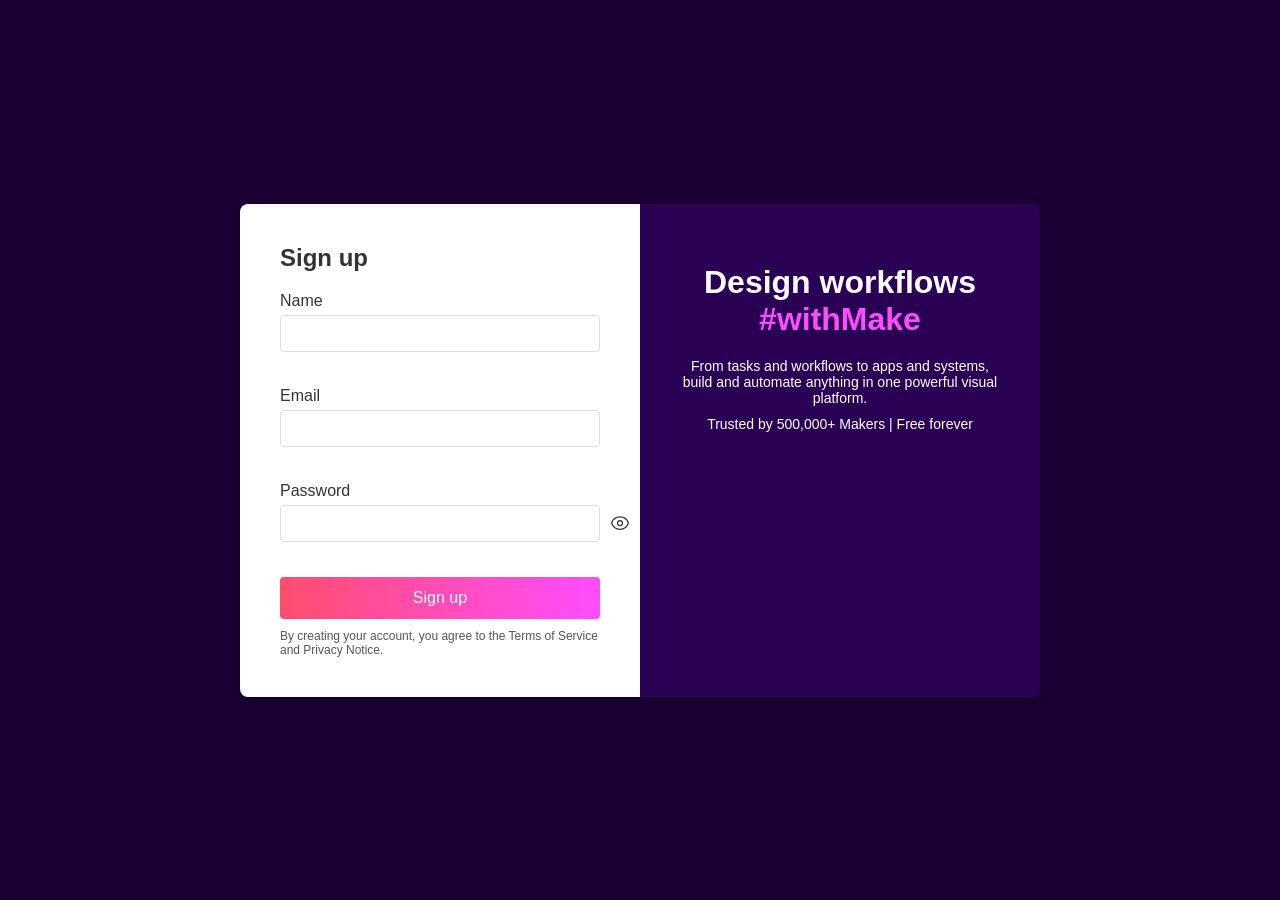
<file: frontend/index.html>
<!DOCTYPE html>
<html lang="en">
  <head>
    <meta charset="UTF-8" />
    <meta name="viewport" content="width=device-width, initial-scale=1.0" />
    <link rel="stylesheet" href="sign.css" />
    <script src="./scripts/auth/index.js" defer></script>
    <title>Sign Up Page</title>
  </head>
  <body>
    <div class="container">
      <!-- Form Section -->
      <div class="form-section">
        <h2>Sign up</h2>
        <form id="signup-form">
          <div class="form-group">
            <label for="name">Name</label>
            <input type="text" id="name" name="name" autocomplete />
            <p id="name-error" class="error-elem"></p>
          </div>
          <div class="form-group">
            <label for="email">Email</label>
            <input type="email" id="email" name="email" autocomplete />
            <p id="email-error" class="error-elem"></p>
          </div>
          <div class="form-group">
            <label for="password">Password</label>
            <div id="password-container">
              <input
                type="password"
                id="password"
                name="password"
                autocomplete
              />
              <!-- show button -->
              <svg
                id="show-password-btn"
                xmlns="http://www.w3.org/2000/svg"
                fill="none"
                viewBox="0 0 24 24"
                stroke-width="1.5"
                stroke="currentColor"
                class="password-show-hide-button"
              >
                <path
                  stroke-linecap="round"
                  stroke-linejoin="round"
                  d="M2.036 12.322a1.012 1.012 0 0 1 0-.639C3.423 7.51 7.36 4.5 12 4.5c4.638 0 8.573 3.007 9.963 7.178.07.207.07.431 0 .639C20.577 16.49 16.64 19.5 12 19.5c-4.638 0-8.573-3.007-9.963-7.178Z"
                />
                <path
                  stroke-linecap="round"
                  stroke-linejoin="round"
                  d="M15 12a3 3 0 1 1-6 0 3 3 0 0 1 6 0Z"
                />
              </svg>
              <!-- hide button -->
              <svg
                id="hide-password-btn"
                class="password-show-hide-button hidden"
                xmlns="http://www.w3.org/2000/svg"
                fill="none"
                viewBox="0 0 24 24"
                stroke-width="1.5"
                stroke="currentColor"
              >
                <path
                  stroke-linecap="round"
                  stroke-linejoin="round"
                  d="M3.98 8.223A10.477 10.477 0 0 0 1.934 12C3.226 16.338 7.244 19.5 12 19.5c.993 0 1.953-.138 2.863-.395M6.228 6.228A10.451 10.451 0 0 1 12 4.5c4.756 0 8.773 3.162 10.065 7.498a10.522 10.522 0 0 1-4.293 5.774M6.228 6.228 3 3m3.228 3.228 3.65 3.65m7.894 7.894L21 21m-3.228-3.228-3.65-3.65m0 0a3 3 0 1 0-4.243-4.243m4.242 4.242L9.88 9.88"
                />
              </svg>
            </div>
            <p id="password-error" class="error-elem"></p>
          </div>

          <button type="submit" class="submit-button">Sign up</button>
        </form>
        <p class="terms">
          By creating your account, you agree to the Terms of Service and
          Privacy Notice.
        </p>
      </div>

      <!-- Information Section -->
      <div class="info-section">
        <h1>Design workflows <span>#withMake</span></h1>
        <p>
          From tasks and workflows to apps and systems, build and automate
          anything in one powerful visual platform.
        </p>
        <p>Trusted by 500,000+ Makers | Free forever</p>
      </div>
    </div>
  </body>
</html>
</file>
<file: frontend/sign.css>
* {
  box-sizing: border-box;
  margin: 0;
  padding: 0;
  font-family: Arial, sans-serif;
}

body {
  display: flex;
  min-height: 100vh;
  align-items: center;
  justify-content: center;
  background: #1a0033;
  color: #333;
}

.container {
  display: flex;
  width: 800px;
  box-shadow: 0px 4px 8px rgba(0, 0, 0, 0.2);
  border-radius: 8px;
  overflow: hidden;
}

.form-section {
  background: #fff;
  padding: 40px;
  flex: 1;
}

.form-section h2 {
  font-weight: 600;
  margin-bottom: 20px;
  font-size: 24px;
}

.social-login {
  display: flex;
  gap: 10px;
  margin-bottom: 20px;
}

.social-login button {
  flex: 1;
  padding: 10px;
  border: 1px solid #ddd;
  background: #fff;
  border-radius: 4px;
  cursor: pointer;
}

.social-login button:hover {
  background: #f0f0f0;
}

.form-group {
  margin-bottom: 15px;
}

.form-group label {
  display: block;
  margin-bottom: 5px;
}

.form-group input,
.form-group select {
  width: 100%;
  padding: 10px;
  border: 1px solid #ddd;
  border-radius: 4px;
}

.form-group input[type="password"] {
  padding-right: 40px;
}

#password-container {
  position: relative;
}
.password-show-hide-button {
  position: absolute;
  top: 50%;
  right: -30px;
  transform: translateY(-50%);
  width: 20px;
  height: 20px;
  cursor: pointer;
}

.hidden {
  display: none;
}

.error-elem {
  height: 20px;
  font-size: 18px;
  color: tomato;
}

.submit-button {
  background: linear-gradient(90deg, #ff4d6d, #ff4dff);
  color: #fff;
  border: none;
  padding: 12px;
  width: 100%;
  border-radius: 4px;
  font-size: 16px;
  cursor: pointer;
}

.submit-button:hover {
  background: linear-gradient(90deg, #ff4dff, #ff4d6d);
}

.terms {
  margin-top: 10px;
  font-size: 12px;
  color: #555;
}

.info-section {
  flex: 1;
  background: #2a0055;
  color: #fff;
  padding: 60px 40px;
  text-align: center;
}

.info-section h1 {
  font-size: 32px;
  margin-bottom: 20px;
}

.info-section h1 span {
  color: #ff4dff;
}

.info-section p {
  font-size: 14px;
  margin-top: 10px;
}

/* Responsive Styles */
@media (max-width: 768px) {
  .container {
    flex-direction: column;
  }

  .form-section,
  .info-section {
    padding: 20px;
  }

  .info-section h1 {
    font-size: 24px;
  }

  .submit-button {
    font-size: 14px;
  }
}

@media (max-width: 480px) {
  .social-login {
    flex-direction: column;
  }

  .social-login button {
    margin-bottom: 10px;
  }

  .info-section h1 {
    font-size: 20px;
  }

  .info-section p {
    font-size: 12px;
  }
}
</file>
